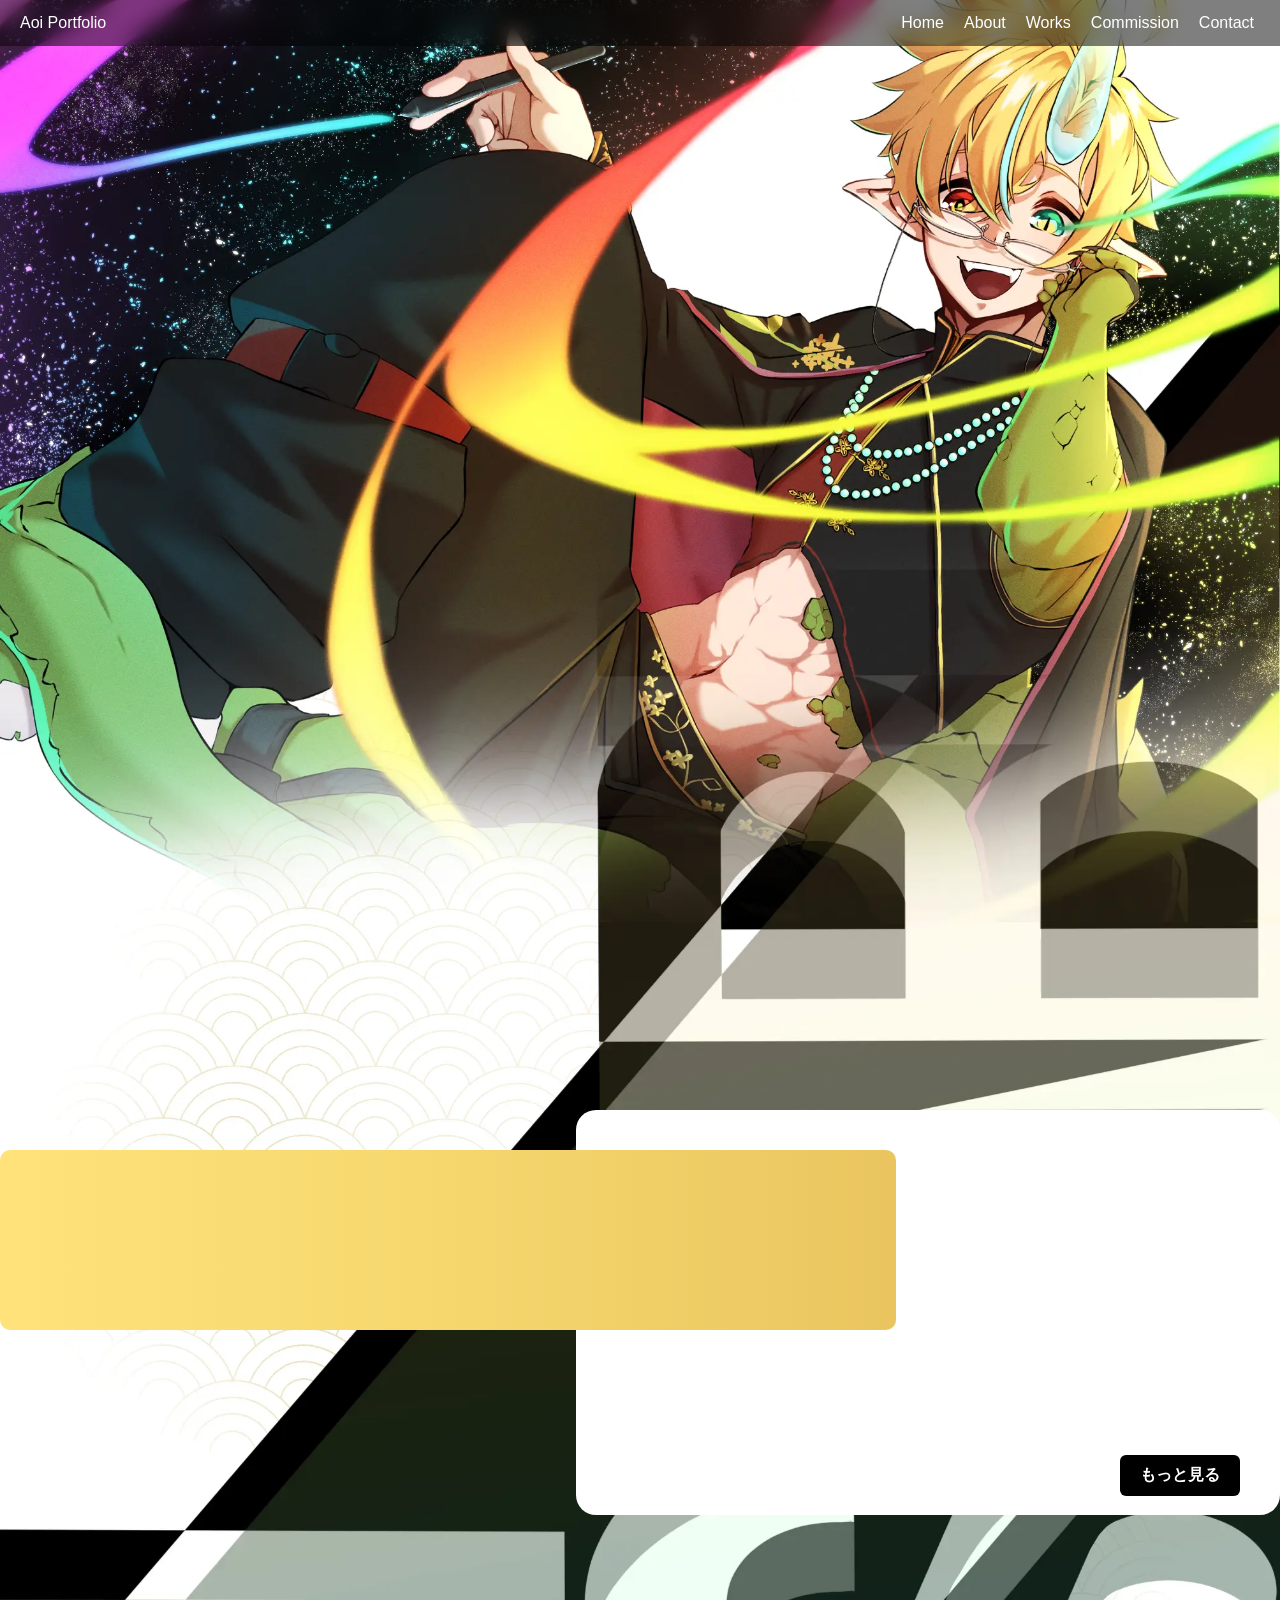
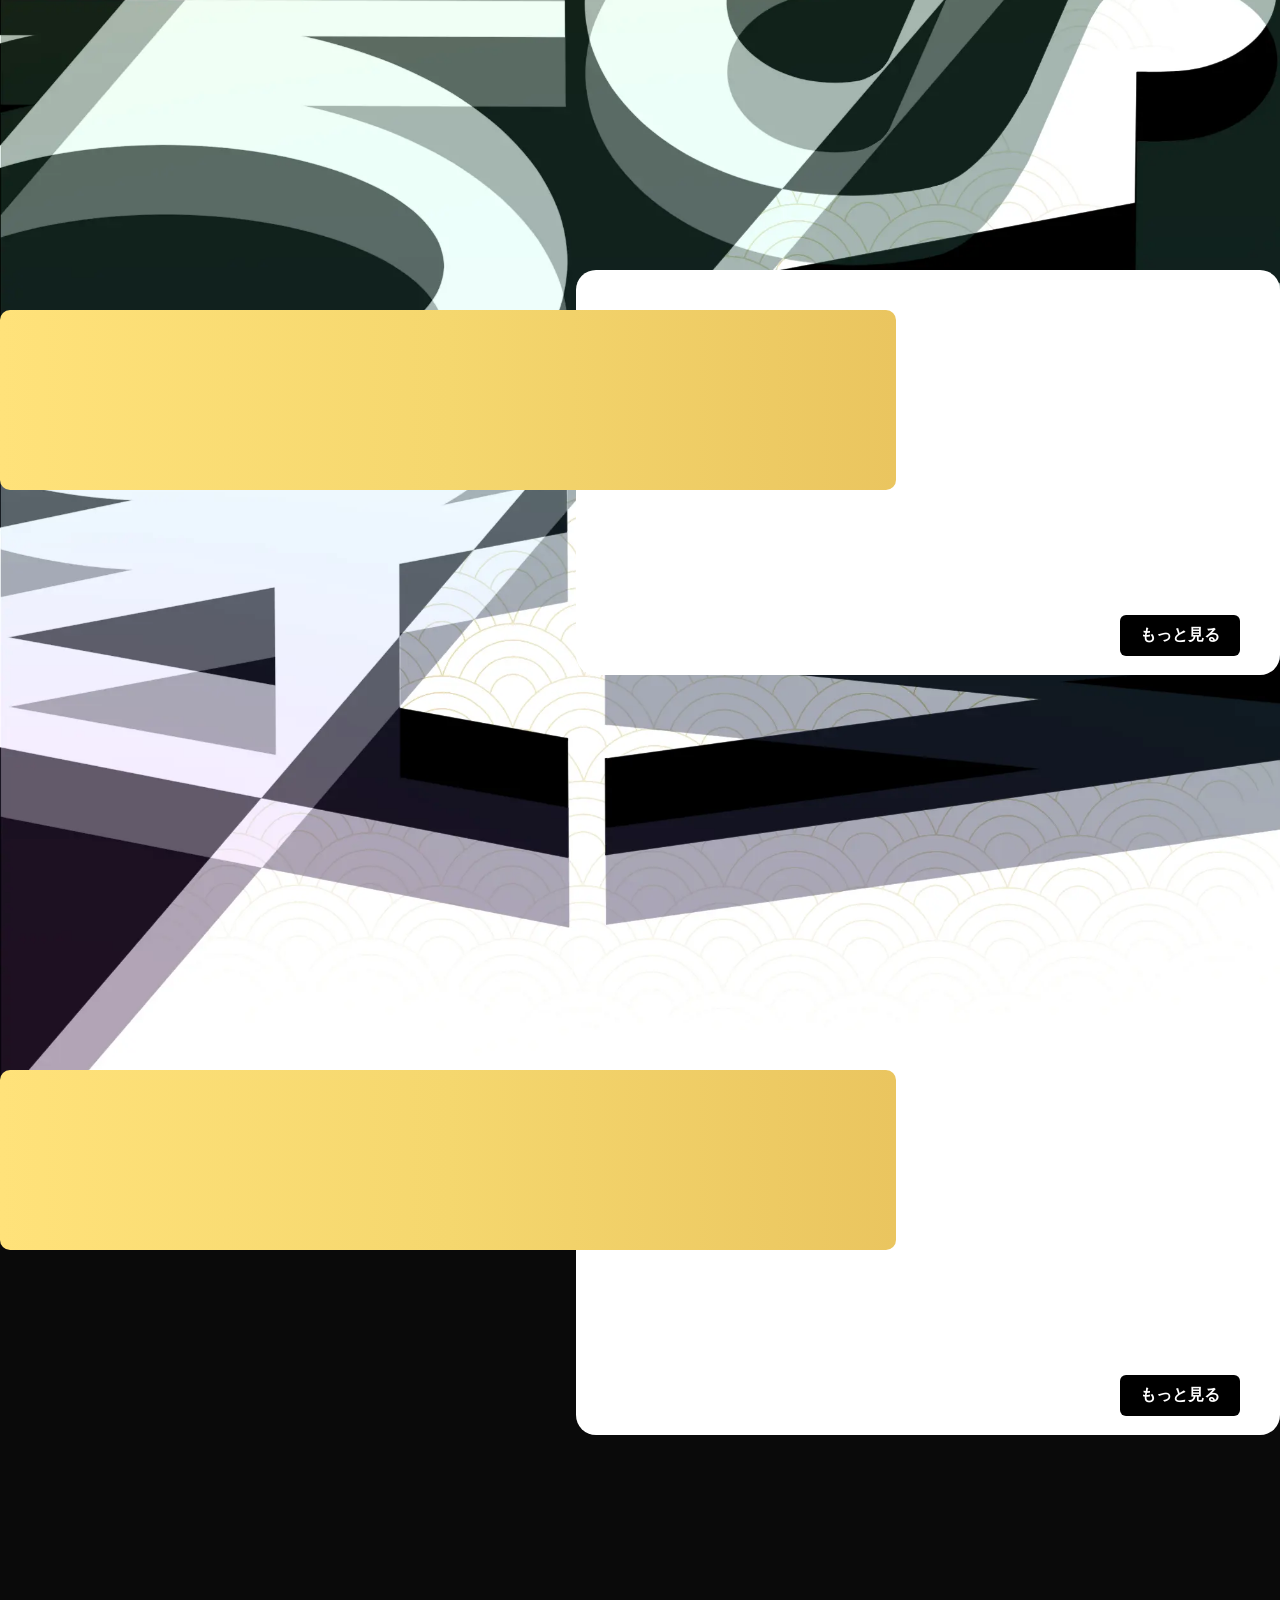
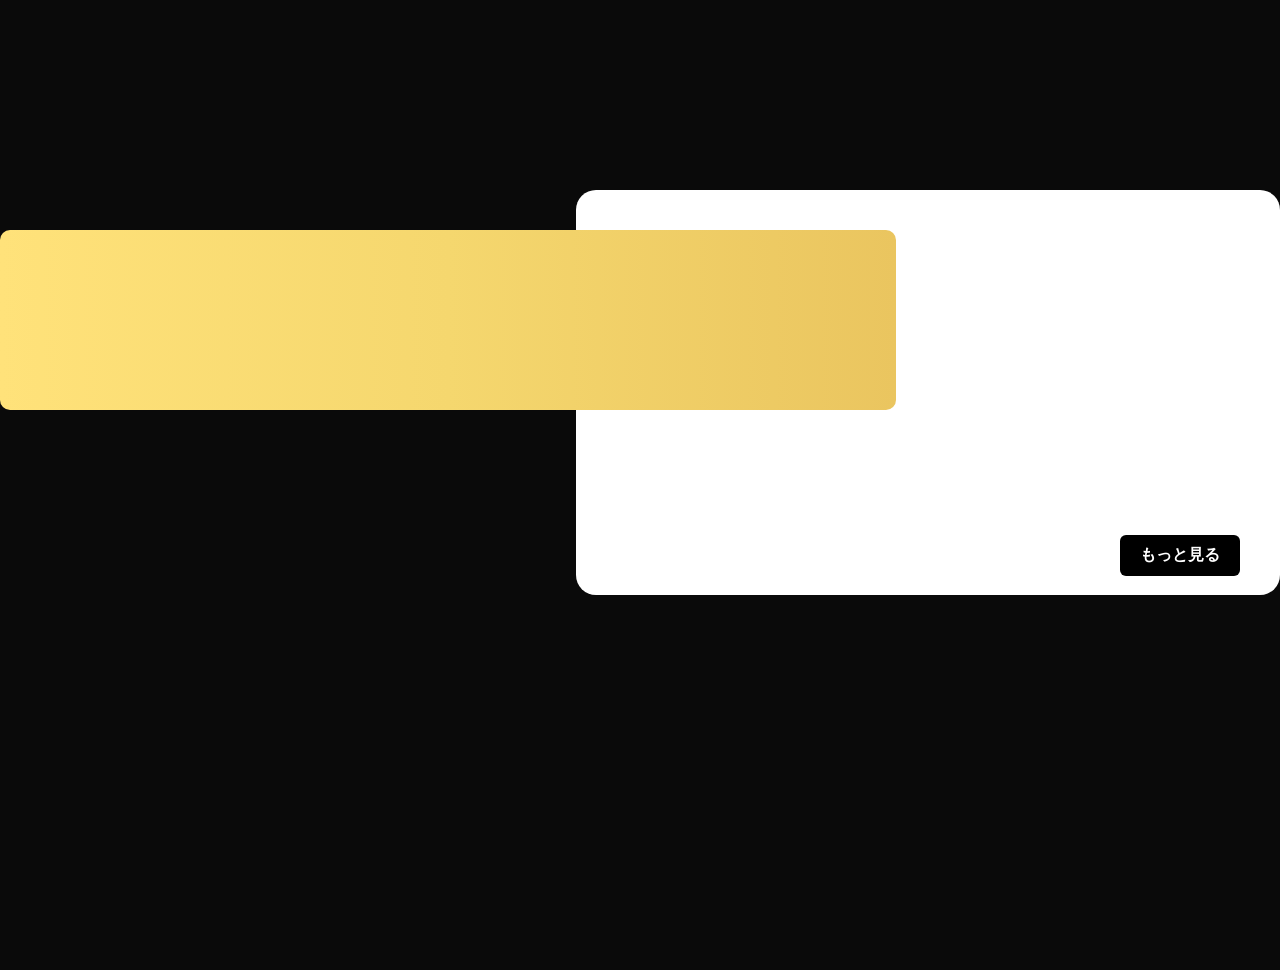
<file: index.html>
<!DOCTYPE html>
<html lang="ja">
<head>
<meta charset="UTF-8">
<title>Aoi Portfolio - Home</title>
<meta name="viewport" content="width=device-width, initial-scale=1.0">

<style>
    body {
        margin: 0;
        padding-top: 70px;
        background: #0a0a0a url('img/イラスト25.webp') top center / 100% auto no-repeat;
        color: white;
        font-family: "Noto Sans JP", sans-serif;
        overflow-x: hidden;
    }

    header {
        position: fixed;
        top: 0;
        width: 100%;
        padding: 10px 20px;
        display: flex;
        justify-content: space-between;
        align-items: center;
        background: rgba(0,0,0,0.5);
        backdrop-filter: blur(10px);
        z-index: 1000;
        box-sizing: border-box;
    }

    nav {
        display: flex;
        gap: 8px;
        flex-wrap: wrap;
    }

    nav a {
        color: white;
        text-decoration: none;
        font-size: 16px;
        padding: 4px 6px;
        transition: 0.3s;
    }

    nav a:hover {
        color: black;
        background: white;
        border-radius: 4px;
    }

    .hero {
        height: 40vh;
    }

    section {
        min-height: 100vh;
        padding: 900px 80px 60px;
        box-sizing: border-box;
        position: relative;
        transform: translateY(500px);
    }

    .image-backdrop {
        position: absolute;
        right: 0;
        top: 180px;
        width: 55%;
        height: 45vh;
        background: white;
        border-radius: 20px;
        z-index: -1;
    }

    .big-title-box {
        position: absolute;
        left: 0;
        top: 220px;
        width: 70%;
        height: 180px;
        background: linear-gradient(90deg, #ffe27a, #f5d76e, #eac55f);
        border-radius: 10px;
        z-index: 1;
    }

    .section-number {
        position: absolute;
        left: 20px;
        top: 240px;
        font-size: 60px;
        font-weight: 800;
        color: #444;
        opacity: 0;
        transform: translateY(40px);
        transition: 1s ease;
        z-index: 2;
    }

    .big-title {
        position: absolute;
        left: 20px;
        top: 292px;
        font-size: 120px;
        font-weight: 900;
        color: #444;
        opacity: 0;
        transform: translateY(40px);
        transition: 1s ease;
        line-height: 0.9;
        letter-spacing: -2px;
        z-index: 2;
    }

    .title-text {
        position: absolute;
        left: 120px;
        top: 280px;
        font-size: 22px;
        font-weight: 600;
        color: #444;
        z-index: 3;
        opacity: 0;
        transform: translateY(40px);
        transition: 1s ease;
    }

    .info-box {
        position: absolute;
        right: 40px;
        top: calc(180px + 45vh - 60px);
        display: flex;
        align-items: end;
        gap: 20px;
        z-index: 4;
    }

    .more-btn {
        position: static;
        background: black;
        color: white;
        padding: 10px 20px;
        border-radius: 6px;
        text-decoration: none;
        font-weight: bold;
        transition: 0.2s ease;
    }

    .more-btn:hover {
        background: linear-gradient(90deg, #ffe27a, #f5d76e, #eac55f);
        color: black;
        transform: scale(1.05);
    }

    .show-title { opacity: 1; transform: translateY(0); }

    .crop-img {
        position: absolute;
        right: 80px;
        width: 55%;
        height: 60vh;
        top: calc(180px + 45vh - 60vh);
        object-fit: cover;
        object-position: top;
        border-radius: 10px;
        opacity: 0;
        transform: translateX(50px);
        transition: 1s ease;
        z-index: 2;
    }

    .normal-img {
        position: absolute;
        right: 80px;
        top: 200px;
        width: 50%;
        height: auto;
        max-height: 38vh;
        object-fit: contain;
        border-radius: 10px;
        opacity: 0;
        transform: translateX(50px);
        transition: 1s ease;
        z-index: 2;
    }

    .show-img { opacity: 1; transform: translateX(0); }

    section + section {
        margin-top: -200px;
    }

    /* ===== スマホ最適化 ===== */
    @media (max-width: 768px) {

        body {
            padding-top: 60px;
            background-size: cover;
            background-position: center top;
        }

        header {
            padding: 8px 16px;
        }

        nav {
            display: none;
            flex-direction: column;
            background: rgba(0,0,0,0.85);
            position: absolute;
            top: 60px;
            right: 0;
            width: 200px;
            padding: 10px;
            border-radius: 10px;
        }

        .menu-btn {
            display: block;
            font-size: 28px;
            cursor: pointer;
            position: absolute;
            right: 20px;
            top: 15px;
            z-index: 2001;
        }

        section {
            min-height: auto;
            padding: 120px 20px 80px;
            transform: none;
        }

        .image-backdrop,
        .big-title-box {
            display: none;
        }

        .section-number {
            position: static;
            font-size: 32px;
            margin-bottom: 10px;
            opacity: 1 !important;
            transform: none !important;
        }

        .big-title {
            position: static;
            font-size: 48px;
            line-height: 1.1;
            opacity: 1 !important;
            transform: none !important;
            margin-bottom: 20px;
        }

        .title-text {
            position: static;
            font-size: 16px;
            opacity: 1 !important;
            transform: none !important;
            margin-bottom: 20px;
        }

        .crop-img,
        .normal-img {
            position: static;
            width: 100%;
            height: auto;
            max-height: none;
            margin-top: 20px;
            opacity: 1 !important;
            transform: none !important;
        }

        .info-box {
            position: static;
            margin-top: 20px;
            display: flex;
            justify-content: flex-start;
        }

        .more-btn {
            padding: 12px 24px;
            font-size: 16px;
        }

        section + section {
            margin-top: 80px;
        }
    }

    /* ===== PC用メニューボタン設定（追加した部分） ===== */
    @media (min-width: 769px) {
        .menu-btn {
            display: none;
            position: static;
        }
    }

</style>
</head>

<body>

<header>
    <div>Aoi Portfolio</div>
    <div class="menu-btn">☰</div>
    <nav>
        <a href="index.html">Home</a>
        <a href="about.html">About</a>
        <a href="works.html">Works</a>
        <a href="commission.html">Commission</a>
        <a href="contact.html">Contact</a>
    </nav>
</header>

<div class="hero"></div>

<section id="about">
    <div class="image-backdrop"></div>
    <div class="big-title-box"></div>

    <div class="section-number">02</div>
    <div class="big-title">ABOUT</div>

    <div class="title-text">あなたのプロフィールや制作スタイルを紹介するセクション</div>

    <img class="crop-img" src="img/イラスト196.webp" alt="">

    <div class="info-box">
        <a class="more-btn" href="about.html">もっと見る</a>
    </div>
</section>

<section id="works">
    <div class="image-backdrop"></div>
    <div class="big-title-box"></div>

    <div class="section-number">03</div>
    <div class="big-title">WORKS</div>

    <div class="title-text">イラスト作品一覧を紹介するセクション</div>

    <img class="normal-img" src="img/イラスト14.webp" alt="">

    <div class="info-box">
        <a class="more-btn" href="works.html">もっと見る</a>
    </div>
</section>

<section id="commission">
    <div class="image-backdrop"></div>
    <div class="big-title-box"></div>

    <div class="section-number">04</div>
    <div class="big-title">COMMISSION</div>

    <div class="title-text">依頼料金や制作の流れを紹介するセクション</div>

    <div class="info-box">
        <a class="more-btn" href="commission.html">もっと見る</a>
    </div>
</section>

<section id="contact">
    <div class="image-backdrop"></div>
    <div class="big-title-box"></div>

    <div class="section-number">05</div>
    <div class="big-title">CONTACT</div>

    <div class="title-text">依頼フォームや連絡先を紹介するセクション</div>

    <div class="info-box">
        <a class="more-btn" href="contact.html">もっと見る</a>
    </div>
</section>

<script>
    const sections = document.querySelectorAll("section");

    window.addEventListener("scroll", () => {
        sections.forEach(sec => {
            const rect = sec.getBoundingClientRect();

            if (rect.top < window.innerHeight && rect.bottom > 0) {
                sec.querySelector(".section-number").classList.add("show-title");
                sec.querySelector(".big-title").classList.add("show-title");

                const img = sec.querySelector("img");
                if (img) img.classList.add("show-img");

                const txt = sec.querySelector(".title-text");
                if (txt) txt.classList.add("show-title");
            }

            if (rect.top > window.innerHeight) {
                sec.querySelector(".section-number").classList.remove("show-title");
                sec.querySelector(".big-title").classList.remove("show-title");

                const img = sec.querySelector("img");
                if (img) img.classList.remove("show-img");

                const txt = sec.querySelector(".title-text");
                if (txt) txt.classList.remove("show-title");
            }
        });
    });

    document.querySelector(".menu-btn").addEventListener("click", () => {
        const nav = document.querySelector("nav");
        nav.style.display = nav.style.display === "flex" ? "none" : "flex";
    });
</script>

</body>
</html>
</file>
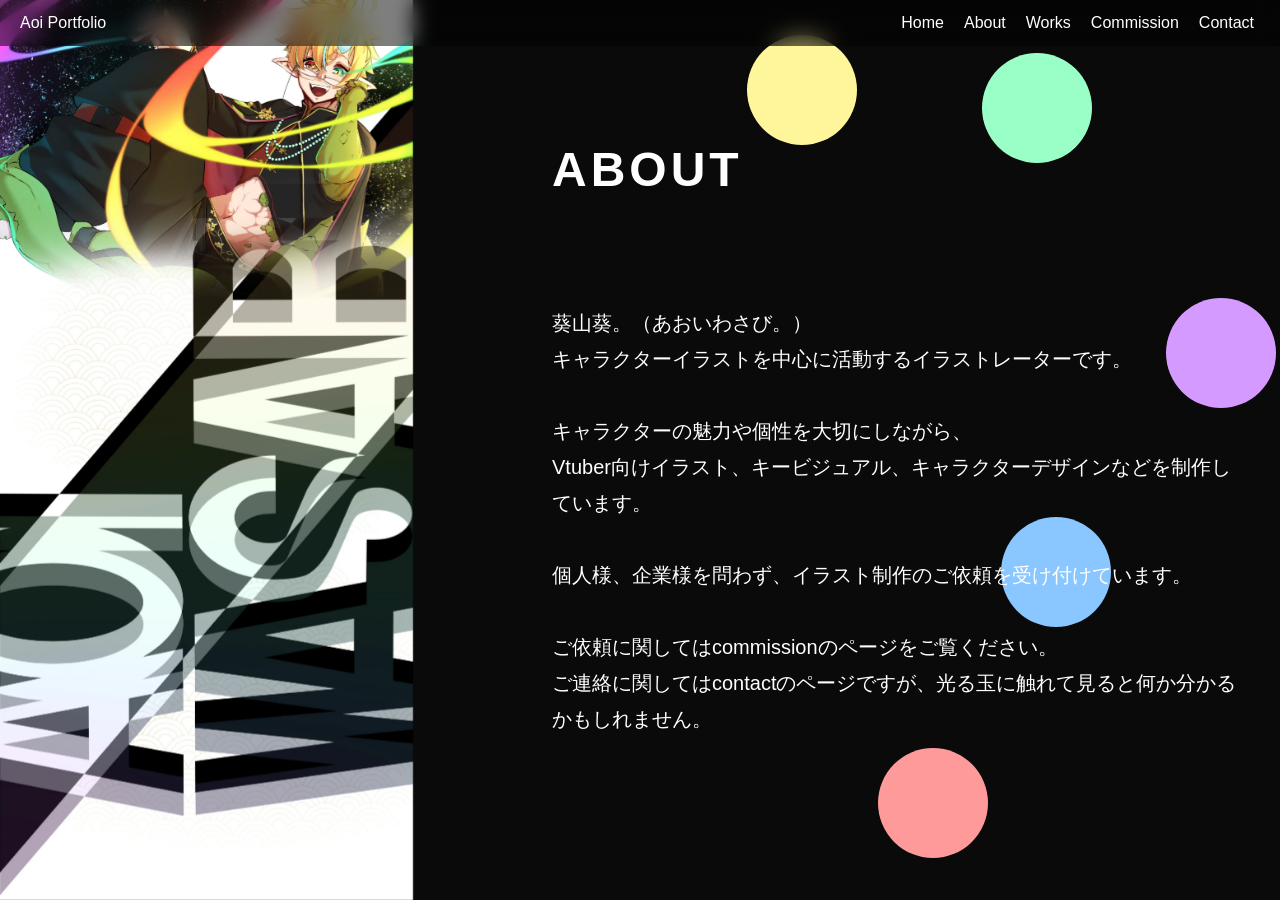
<file: about.html>
<!DOCTYPE html>
<html lang="ja">
<head>
<meta charset="UTF-8">
<title>Aoi Portfolio - About</title>
<meta name="viewport" content="width=device-width, initial-scale=1.0">

<style>
    body {
        margin: 0;
        padding-top: 70px;
        background: #0a0a0a;
        color: white;
        font-family: "Noto Sans JP", sans-serif;
        overflow: hidden;
    }

    header {
        position: fixed;
        top: 0;
        width: 100%;
        padding: 10px 20px;
        display: flex;
        justify-content: space-between;
        align-items: center;
        background: rgba(0,0,0,0.5);
        backdrop-filter: blur(10px);
        z-index: 1000;
        box-sizing: border-box;
    }

    nav {
        display: flex;
        gap: 8px;
        flex-wrap: wrap;
    }

    nav a {
        color: white;
        text-decoration: none;
        font-size: 16px;
        padding: 4px 6px;
        transition: 0.3s;
    }

    nav a:hover {
        color: black;
        background: white;
        border-radius: 4px;
    }

    .about-layout {
        display: grid;
        grid-template-columns: 40% 60%;
        height: calc(100vh - 70px);
    }

    .about-img {
        height: 100vh;
        width: auto;
        object-fit: contain;
        position: fixed;
        left: 0;
        top: 0;
    }

    .right-text {
        position: absolute;
        left: 40%;
        top: 70px;
        width: 60%;
        height: calc(100vh - 70px);
        padding: 40px;
        box-sizing: border-box;
        display: flex;
        flex-direction: column;
        justify-content: flex-start;
        gap: 20px;
    }

    .about-title {
        font-size: 48px;
        letter-spacing: 4px;
    }

    .about-desc {
        font-size: 20px;
        line-height: 1.8;
        white-space: pre-line;
    }

    /* ===== 玉 ===== */
    .ball {
        position: fixed;
        width: 110px;
        height: 110px;
        border-radius: 50%;
        z-index: -1;
        transition: transform 0.12s ease;
    }

    .ball:nth-of-type(1) { background: #ff9a9a; }
    .ball:nth-of-type(2) { background: #8ac6ff; }
    .ball:nth-of-type(3) { background: #fff59a; }
    .ball:nth-of-type(4) { background: #9affc6; }
    .ball:nth-of-type(5) { background: #d59aff; }

    .ball.squash-x { transform: scaleX(0.8); }
    .ball.squash-y { transform: scaleY(0.8); }

    /* ===== ボタン化 ===== */
    .ball.to-button {
        z-index: 10;
        width: 120px;
        height: 45px;
        border-radius: 10px;
        color: black;
        font-weight: bold;
        display: flex;
        justify-content: center;
        align-items: center;
        cursor: pointer;
        transition: all 1s ease;
        transform: none !important;
    }

    .ball.to-button:hover {
        transform: scale(1.08);
        box-shadow: 0 0 20px rgba(255,255,255,0.6);
        transition: transform 0.25s ease, box-shadow 0.25s ease;
    }

    .ball.pop {
        transform: scale(1.3);
    }

    /* ===== ボタン → 玉に戻る演出 ===== */
    .ball.unpop {
        transform: scale(0.7);
        opacity: 0.5;
        transition: transform 0.45s ease, opacity 0.45s ease;
    }

    /* ===== ランダム点滅（案内演出） ===== */
    @keyframes hintGlow {
        0% { box-shadow: 0 0 0 rgba(255,255,255,0); }
        50% { box-shadow: 0 0 25px rgba(255,255,255,0.55); }
        100% { box-shadow: 0 0 0 rgba(255,255,255,0); }
    }

    .ball.hint-glow {
        animation: hintGlow 3s ease-in-out infinite;
    }

</style>
</head>

<body>

<header>
    <div>Aoi Portfolio</div>
    <nav>
        <a href="index.html">Home</a>
        <a href="about.html">About</a>
        <a href="works.html">Works</a>
        <a href="commission.html">Commission</a>
        <a href="contact.html">Contact</a>
    </nav>
</header>

<main class="about-layout">
    <img src="img/イラスト25.webp" class="about-img">

    <div class="right-text">
        <h1 class="about-title">ABOUT</h1>

        <p class="about-desc">
葵山葵。（あおいわさび。）
キャラクターイラストを中心に活動するイラストレーターです。

キャラクターの魅力や個性を大切にしながら、
Vtuber向けイラスト、キービジュアル、キャラクターデザインなどを制作しています。

個人様、企業様を問わず、イラスト制作のご依頼を受け付けています。

ご依頼に関してはcommissionのページをご覧ください。
ご連絡に関してはcontactのページですが、光る玉に触れて見ると何か分かるかもしれません。
        </p>
    </div>
</main>

<!-- ===== 玉5つ ===== -->
<div class="ball" data-link="https://twitter.com"></div>
<div class="ball" data-link="https://www.instagram.com"></div>
<div class="ball" data-link="https://www.pixiv.net"></div>
<div class="ball" data-link="https://github.com"></div>
<div class="ball" data-link="https://skeb.jp"></div>

<script>
    const balls = document.querySelectorAll(".ball");
    let animationId = null;
    let timeout;

    const leftLimit = window.innerWidth * 0.40;
    const rightLimit = window.innerWidth;
    const topLimit = 0;
    const bottomLimit = window.innerHeight;

    const speeds = [];

    /* ===== ランダム点滅（案内） ===== */
    function setRandomHintGlow() {
        balls.forEach(ball => ball.classList.remove("hint-glow"));
        const randomIndex = Math.floor(Math.random() * balls.length);
        balls[randomIndex].classList.add("hint-glow");
    }

    /* 初期案内 */
    setRandomHintGlow();

    /* ===== 平常時の反射アニメーション ===== */
    balls.forEach((ball, i) => {
        let x = leftLimit + Math.random() * (rightLimit - leftLimit - 110);
        let y = Math.random() * (bottomLimit - 110);

        let vx = (Math.random() * 3 + 2) * (Math.random() < 0.5 ? -1 : 1);
        let vy = (Math.random() * 3 + 2) * (Math.random() < 0.5 ? -1 : 1);

        speeds.push({ x, y, vx, vy });

        ball.style.left = x + "px";
        ball.style.top = y + "px";
    });

    function animate() {
        balls.forEach((ball, i) => {
            let s = speeds[i];

            s.x += s.vx;
            s.y += s.vy;

            if (s.x < leftLimit) {
                s.x = leftLimit;
                s.vx *= -1;
                ball.classList.add("squash-x");
                setTimeout(() => ball.classList.remove("squash-x"), 120);
            }

            if (s.x > rightLimit - 110) {
                s.x = rightLimit - 110;
                s.vx *= -1;
                ball.classList.add("squash-x");
                setTimeout(() => ball.classList.remove("squash-x"), 120);
            }

            if (s.y < topLimit) {
                s.y = topLimit;
                s.vy *= -1;
                ball.classList.add("squash-y");
                setTimeout(() => ball.classList.remove("squash-y"), 120);
            }

            if (s.y > bottomLimit - 110) {
                s.y = bottomLimit - 110;
                s.vy *= -1;
                ball.classList.add("squash-y");
                setTimeout(() => ball.classList.remove("squash-y"), 120);
            }

            ball.style.left = s.x + "px";
            ball.style.top = s.y + "px";
        });

        animationId = requestAnimationFrame(animate);
    }

    animate();

    /* ===== ボタン化位置 ===== */
    const positions = [
        { left: "45vw", top: "75vh", label: "X" },
        { left: "55vw", top: "75vh", label: "Instagram" },
        { left: "65vw", top: "75vh", label: "Pixiv" },
        { left: "75vw", top: "75vh", label: "GitHub" },
        { left: "85vw", top: "75vh", label: "Skeb" }
    ];

    /* ===== クリックでボタン化 ===== */
    document.addEventListener("click", (e) => {
        if (e.target.closest("header") || e.target.closest(".about-img")) return;

        cancelAnimationFrame(animationId);

        /* ボタン化中は案内消す */
        balls.forEach(ball => ball.classList.remove("hint-glow"));

        balls.forEach((ball, i) => {
            ball.classList.add("pop");

            setTimeout(() => {
                ball.classList.remove("pop");
                ball.classList.add("to-button");

                const color = window.getComputedStyle(ball).backgroundColor;
                ball.style.backgroundColor = color;

                ball.style.left = positions[i].left;
                ball.style.top = positions[i].top;
                ball.textContent = positions[i].label;

                ball.onclick = () => {
                    window.open(ball.dataset.link, "_blank");
                };
            }, 150);
        });

        clearTimeout(timeout);
        timeout = setTimeout(() => {
            balls.forEach(ball => {
                ball.classList.add("unpop");

                setTimeout(() => {
                    ball.classList.remove("to-button");
                    ball.classList.remove("unpop");
                    ball.textContent = "";
                }, 450);
            });

            /* 玉に戻ったら案内復活（ランダム） */
            setRandomHintGlow();

            animate();
        }, 5000);
    });
</script>

</body>
</html>
</file>
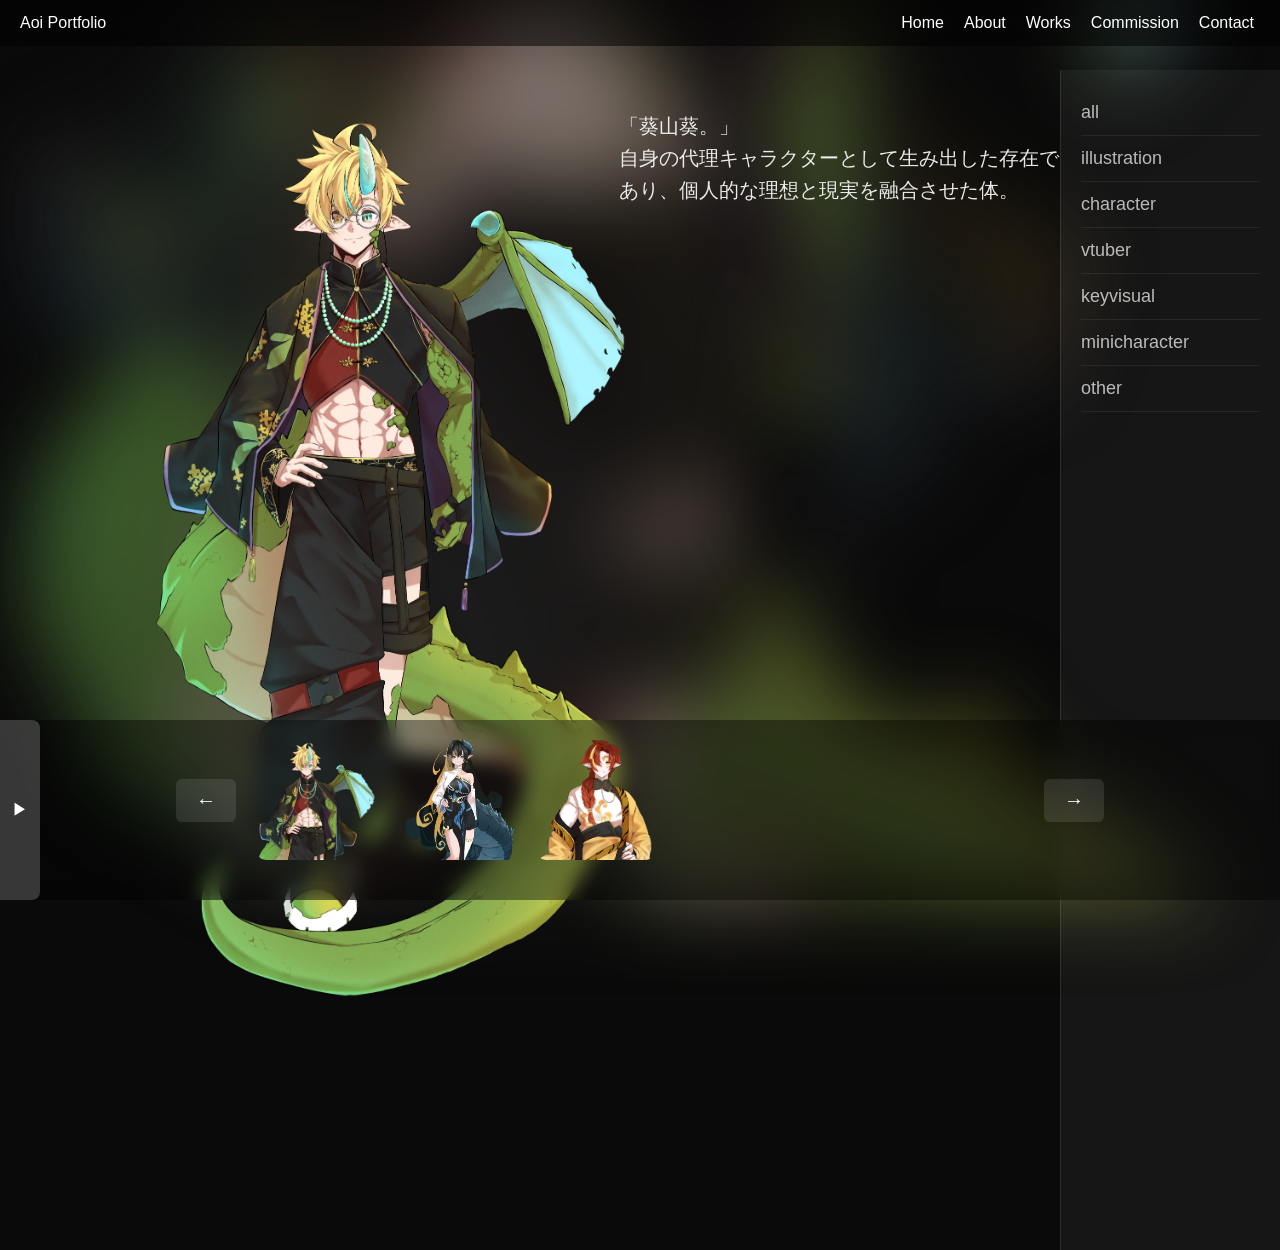
<file: works.html>
<!DOCTYPE html>
<html lang="ja">
<head>
<meta charset="UTF-8">
<title>Aoi Portfolio - Works</title>
<meta name="viewport" content="width=device-width, initial-scale=1.0">

<style>
    body {
        margin: 0;
        background: #0a0a0a;
        color: white;
        font-family: "Noto Sans JP", sans-serif;
        overflow: hidden;
    }

    header {
        position: fixed;
        top: 0;
        width: 100%;
        padding: 10px 20px;
        box-sizing: border-box;
        display: flex;
        justify-content: space-between;
        align-items: center;
        background: rgba(0,0,0,0.5);
        backdrop-filter: blur(10px);
        z-index: 1000;
    }

    nav {
        display: flex;
        gap: 8px;
    }

    nav a {
        color: white;
        text-decoration: none;
        font-size: 16px;
        padding: 4px 6px;
        transition: 0.3s;
    }

    nav a:hover {
        color: black;
        background: white;
        border-radius: 4px;
    }

    .blur-bg {
        position: fixed;
        top: 0;
        left: 0;
        width: 100%;
        height: 100%;
        background-size: cover;
        background-position: center;
        filter: blur(40px) brightness(0.5);
        z-index: -1;
    }

    .works-layout {
        display: grid;
        grid-template-columns: 1fr 220px;
        grid-template-rows: 1fr 200px;
        height: calc(100vh - 70px);
        margin-top: 70px;
    }

    .category-bar {
        grid-column: 2;
        grid-row: 1 / 3;
        background: rgba(255,255,255,0.05);
        padding: 20px;
        overflow-y: hidden;
        border-left: 1px solid rgba(255,255,255,0.1);
    }

    .category {
        padding: 12px 0;
        cursor: pointer;
        opacity: 0.7;
        font-size: 18px;
        border-bottom: 1px solid rgba(255,255,255,0.1);
    }

    .category:hover {
        opacity: 1;
    }

    .work-display {
        padding: 40px;
        display: grid;
        grid-template-columns: 55% 45%;
        align-items: center;
        gap: 40px;
    }

    .img-frame {
        width: 700px;
        height: 900px;
        display: flex;
        align-items: center;
        justify-content: center;
        box-sizing: border-box;
    }

    #main-work-img {
        width: auto;
        height: auto;
        max-width: 100%;
        max-height: 100%;
        object-fit: contain;
        border-radius: 10px;
    }

    .keyvisual-img {
        object-position: 50% 10%;
    }

    .work-description {
        width: 100%;
        height: 100%;
        display: flex;
        align-items: flex-start;
        font-size: 20px;
        line-height: 1.6;
        opacity: 0.9;
        white-space: pre-line;
    }

    .work-carousel {
        position: fixed;
        bottom: 0;
        left: 0;
        width: 100%;
        height: 160px;
        display: flex;
        align-items: center;
        justify-content: center;
        gap: 20px;
        padding-bottom: 20px;
        background: rgba(0,0,0,0.4);
        backdrop-filter: blur(10px);
        z-index: 900;
        transition: 0.4s;
    }

    .work-carousel.hidden {
        transform: translateX(300px);
        opacity: 0;
        pointer-events: none;
    }

    .toggle-carousel {
        position: absolute;
        left: 0;
        bottom: 0;
        width: 40px;
        height: 180px;
        background: rgba(255,255,255,0.2);
        color: white;
        display: flex;
        align-items: center;
        justify-content: center;
        border-radius: 0 8px 8px 0;
        cursor: pointer;
        z-index: 1001;
        transition: 0.3s;
    }

    .show-carousel {
        position: fixed;
        right: 220px;
        bottom: 0;
        width: 40px;
        height: 180px;
        background: rgba(255,255,255,0.2);
        color: white;
        display: flex;
        align-items: center;
        justify-content: center;
        border-radius: 8px 0 0 8px;
        cursor: pointer;
        z-index: 1001;
        transition: 0.3s;
        display: none;
    }

    .arrow {
        background: rgba(255,255,255,0.1);
        border: none;
        color: white;
        padding: 10px 20px;
        font-size: 20px;
        border-radius: 6px;
        cursor: pointer;
    }

    .arrow:hover {
        background: rgba(255,255,255,0.3);
    }

    .carousel-track {
        display: flex;
        gap: 20px;
        overflow: hidden;
        width: 60%;
        align-items: flex-end;
    }

    .thumb {
        width: 120px;
        height: 120px;
        object-fit: cover;
        border-radius: 10px;
        cursor: pointer;
        transition: 0.3s;
    }

    .thumb:hover {
        transform: scale(1.1);
    }

    #modal-img {
        pointer-events: none;
    }

    #img-modal {
        overflow: hidden;
    }

    .thumb[src="img/イラスト150.webp"] {
        width: 120px;
        height: 120px;
        object-fit: cover;
    }
</style>
</head>

<body>

<header>
    <div>Aoi Portfolio</div>
    <nav>
        <a href="index.html">Home</a>
        <a href="about.html">About</a>
        <a href="works.html">Works</a>
        <a href="commission.html">Commission</a>
        <a href="contact.html">Contact</a>
    </nav>
</header>

<div class="blur-bg"></div>

<div class="works-layout">

    <aside class="category-bar">
        <div class="category">all</div>
        <div class="category">illustration</div>
        <div class="category">character</div>
        <div class="category">vtuber</div>
        <div class="category">keyvisual</div>
        <div class="category">minicharacter</div>
        <div class="category">other</div>
    </aside>

    <main class="work-display">
        <div class="img-frame">
            <img id="main-work-img" src="img/イラスト148.webp">
        </div>
        <div class="work-description">VTuber作品：イラスト148</div>
    </main>

</div>

<div class="work-carousel">
    <div class="toggle-carousel">▶</div>
    <button class="arrow left">←</button>
    <div class="carousel-track"></div>
    <button class="arrow right">→</button>
</div>

<div class="show-carousel">◀</div>

<div id="img-modal" style="
    display:none;
    position:fixed;
    top:0;
    left:0;
    width:100%;
    height:100%;
    background:rgba(0,0,0,0.8);
    backdrop-filter:blur(10px);
    justify-content:center;
    align-items:center;
    z-index:2000;
">
    <img id="modal-img" style="
        max-width:90%;
        max-height:90%;
        border-radius:10px;
    ">
    <button id="modal-close-btn" style="
        position:absolute;
        bottom:20px;
        right:20px;
        padding:10px 20px;
        font-size:18px;
        border:none;
        border-radius:6px;
        background:white;
        color:black;
        cursor:pointer;
    ">戻る</button>
</div>

<script>
window.addEventListener("DOMContentLoaded", () => {

    const works = {
        vtuber: [
            { src: "img/イラスト196.webp", desc: "「葵山葵。」\n自身の代理キャラクターとして生み出した存在であり、個人的な理想と現実を融合させた体。", thumbPos: "center top" },

            { src: "img/イラスト148.webp", desc: "「風龍（かざり）」\n十二支をモチーフとしてVtuberを作り出す企画の最初の一人。\n辰×風神がモチーフとなっており、雷蛇とは対となる存在。", thumbPos: "center 10%" },

            { 
                src: "img/イラスト150.webp",
                desc: "「雷蛇（かんだ）」\n十二支をモチーフとしてVtuberを作り出す企画の二人目。\n蛇×雷神がモチーフとなっており、風龍とは対となる存在。",
                thumbPos: "center 2%"
            }
        ],

        keyvisual: [
            { src: "img/kv2.webp", desc: "「葵山葵。キービジュアル」\nイラストレーターという側面と、自身の人格を作った大好きなアニメをイメージして作成したもの。" },
            { src: "img/イラスト14.webp", desc: "「風龍×雷蛇 キービジュアル」\n風龍と雷蛇のモチーフ元となった風神×雷神を合わせたキービジュアル。" }
        ],

        illustration: [],
        character: [],
        minicharacter: [],
        other: [],
        all: []
    };

    const categoryNumber = {
        illustration: 1,
        character: 2,
        vtuber: 3,
        keyvisual: 4,
        minicharacter: 5,
        other: 6
    };

    Object.keys(works).forEach(cat => {
        if (cat === "all") return;
        const num = categoryNumber[cat];
        works[cat].forEach((w, i) => {
            w.code = `${num}-${i+1}`;

            /* ★ 修正点：thumbPos を all に引き継ぐ */
            works.all.push({
                src: w.src,
                desc: w.desc,
                thumbPos: w.thumbPos || "center"
            });
        });
    });

    let currentCategory = "vtuber";
    let currentIndex = 0;

    const mainImg = document.getElementById("main-work-img");
    const description = document.querySelector(".work-description");
    const track = document.querySelector(".carousel-track");
    const blurBg = document.querySelector(".blur-bg");

    function updateBackground(src) {
        blurBg.style.backgroundImage = `url(${src})`;
    }

    function updateFrameClass() {
        const frame = document.querySelector(".img-frame");
        frame.className = "img-frame";
    }

    document.querySelectorAll(".category").forEach(cat => {
        cat.addEventListener("click", () => {
            currentCategory = cat.textContent.trim();
            currentIndex = 0;

            if (works[currentCategory].length === 0) {
                mainImg.src = "";
                description.textContent = "このカテゴリにはまだ作品がありません。";
                track.innerHTML = "";
                updateBackground("");
                return;
            }

            updateDisplay();
            updateCarousel();
        });
    });

    function updateCarousel() {
        track.innerHTML = "";
        works[currentCategory].forEach((w, i) => {
            const img = document.createElement("img");
            img.src = w.src;
            img.className = "thumb";

            img.style.objectPosition = w.thumbPos || "center";

            img.addEventListener("click", () => {
                currentIndex = i;
                updateDisplay();
            });
            track.appendChild(img);
        });
    }

    function updateDisplay() {
        const w = works[currentCategory][currentIndex];
        mainImg.src = w.src;
        description.textContent = w.desc;

        updateBackground(w.src);
        updateFrameClass();

        if (currentCategory === "keyvisual") {
            mainImg.classList.add("keyvisual-img");
        } else {
            mainImg.classList.remove("keyvisual-img");
        }

        mainImg.style.width = "auto";
        mainImg.style.height = "auto";
        mainImg.style.objectFit = "contain";
    }

    updateDisplay();
    updateCarousel();

    document.querySelector(".toggle-carousel").addEventListener("click", () => {
        document.querySelector(".work-carousel").classList.add("hidden");
        document.querySelector(".show-carousel").style.display = "flex";
    });

    document.querySelector(".show-carousel").addEventListener("click", () => {
        document.querySelector(".work-carousel").classList.remove("hidden");
        document.querySelector(".show-carousel").style.display = "none";
    });

    document.querySelector(".arrow.left").addEventListener("click", () => {
        currentIndex = (currentIndex - 1 + works[currentCategory].length) % works[currentCategory].length;
        updateDisplay();
    });

    document.querySelector(".arrow.right").addEventListener("click", () => {
        currentIndex = (currentIndex + 1) % works[currentCategory].length;
        updateDisplay();
    });

    mainImg.addEventListener("click", () => {
        const modal = document.getElementById("img-modal");
        const modalImg = document.getElementById("modal-img");

        modalImg.src = mainImg.src;
        modal.style.display = "flex";
    });

    const modal = document.getElementById("img-modal");
    const modalImg = document.getElementById("modal-img");
    const closeBtn = document.getElementById("modal-close-btn");

    let scale = 1;
    let isDragging = false;
    let startX = 0;
    let startY = 0;
    let imgX = 0;
    let imgY = 0;

    modal.addEventListener("wheel", (e) => {
        e.preventDefault();
        scale += e.deltaY * -0.001;
        scale = Math.min(Math.max(0.5, scale), 5);
        modalImg.style.transform = `translate(${imgX}px, ${imgY}px) scale(${scale})`;
    });

    modal.addEventListener("mousedown", (e) => {
        isDragging = true;
        startX = e.clientX;
        startY = e.clientY;
    });

    modal.addEventListener("mousemove", (e) => {
        if (!isDragging) return;
        imgX += (e.clientX - startX) * 0.5;
        imgY += (e.clientY - startY) * 0.5;
        startX = e.clientX;
        startY = e.clientY;
        modalImg.style.transform = `translate(${imgX}px, ${imgY}px) scale(${scale})`;
    });

    modal.addEventListener("mouseup", () => {
        isDragging = false;
    });

    closeBtn.addEventListener("click", (e) => {
        e.stopPropagation();
        modal.style.display = "none";
        scale = 1;
        imgX = 0;
        imgY = 0;
        modalImg.style.transform = "none";
    });
});
</script>

</body>
</html>
</file>
